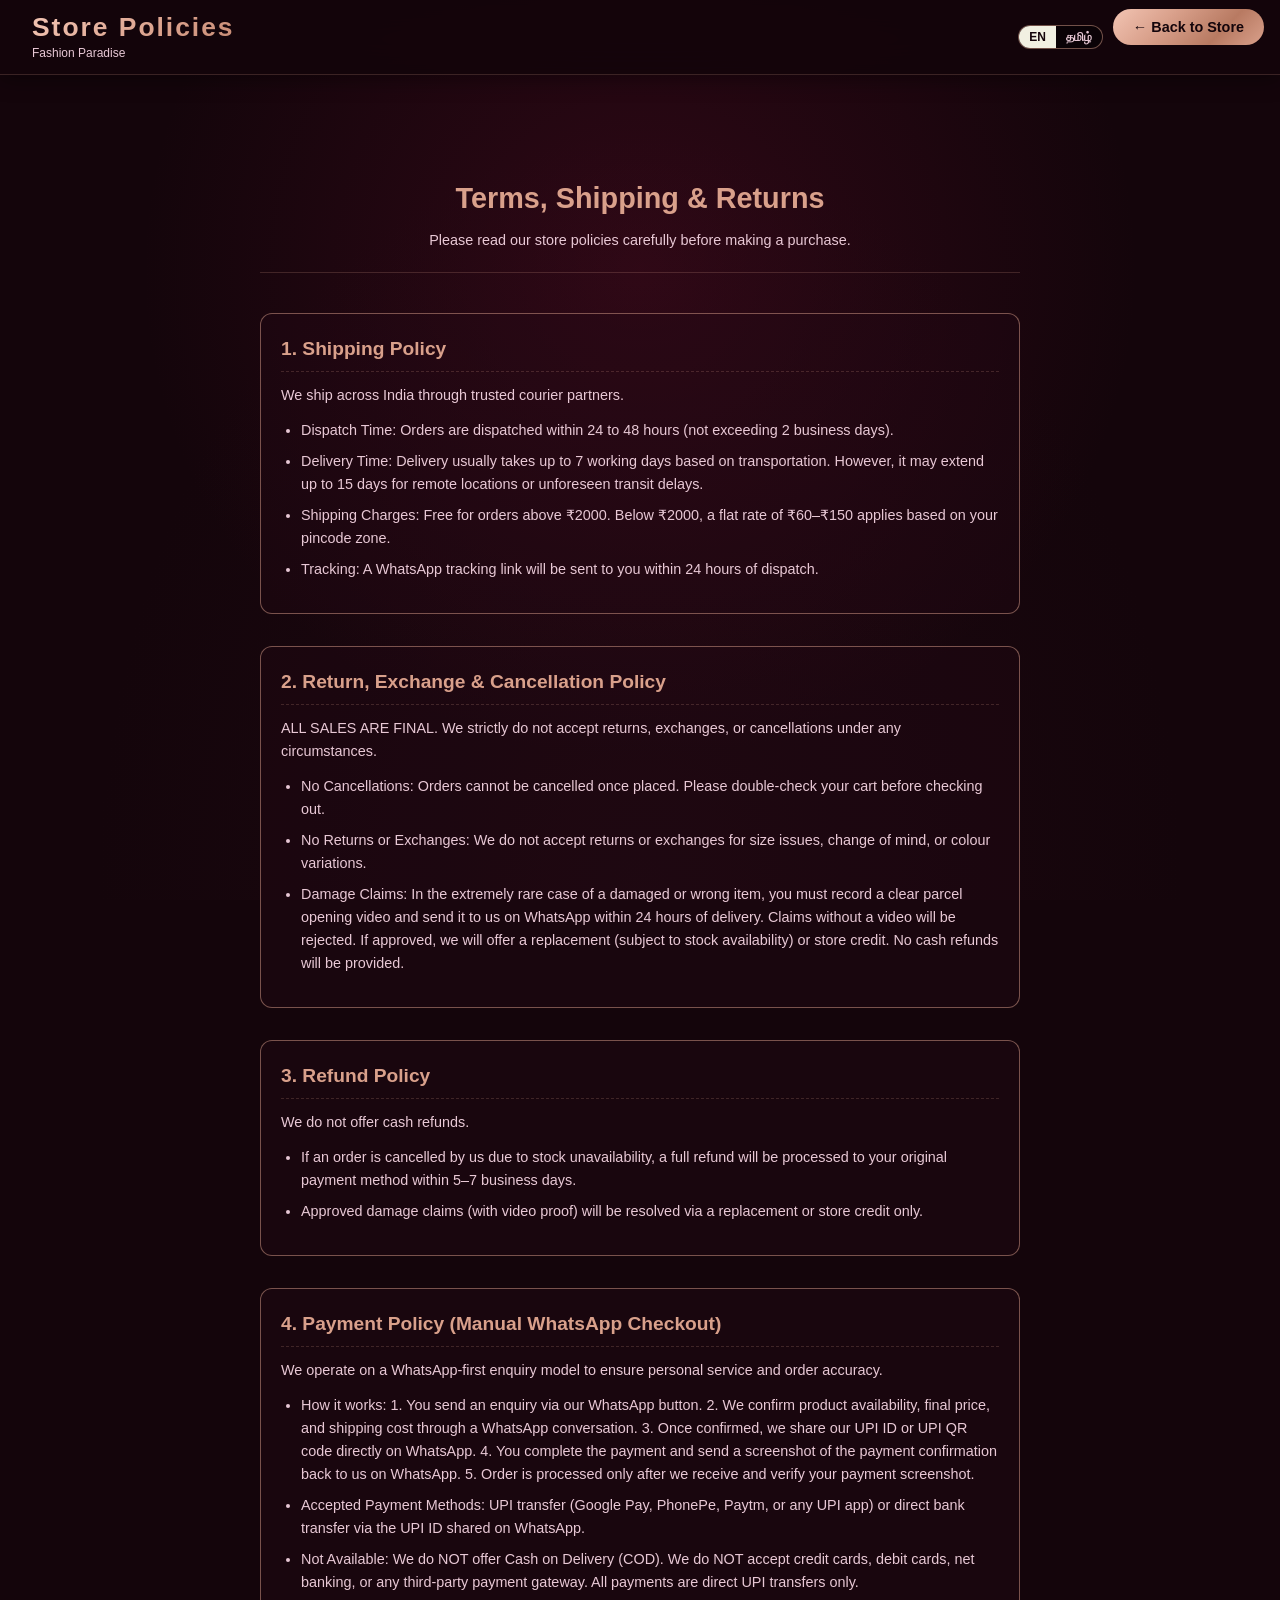
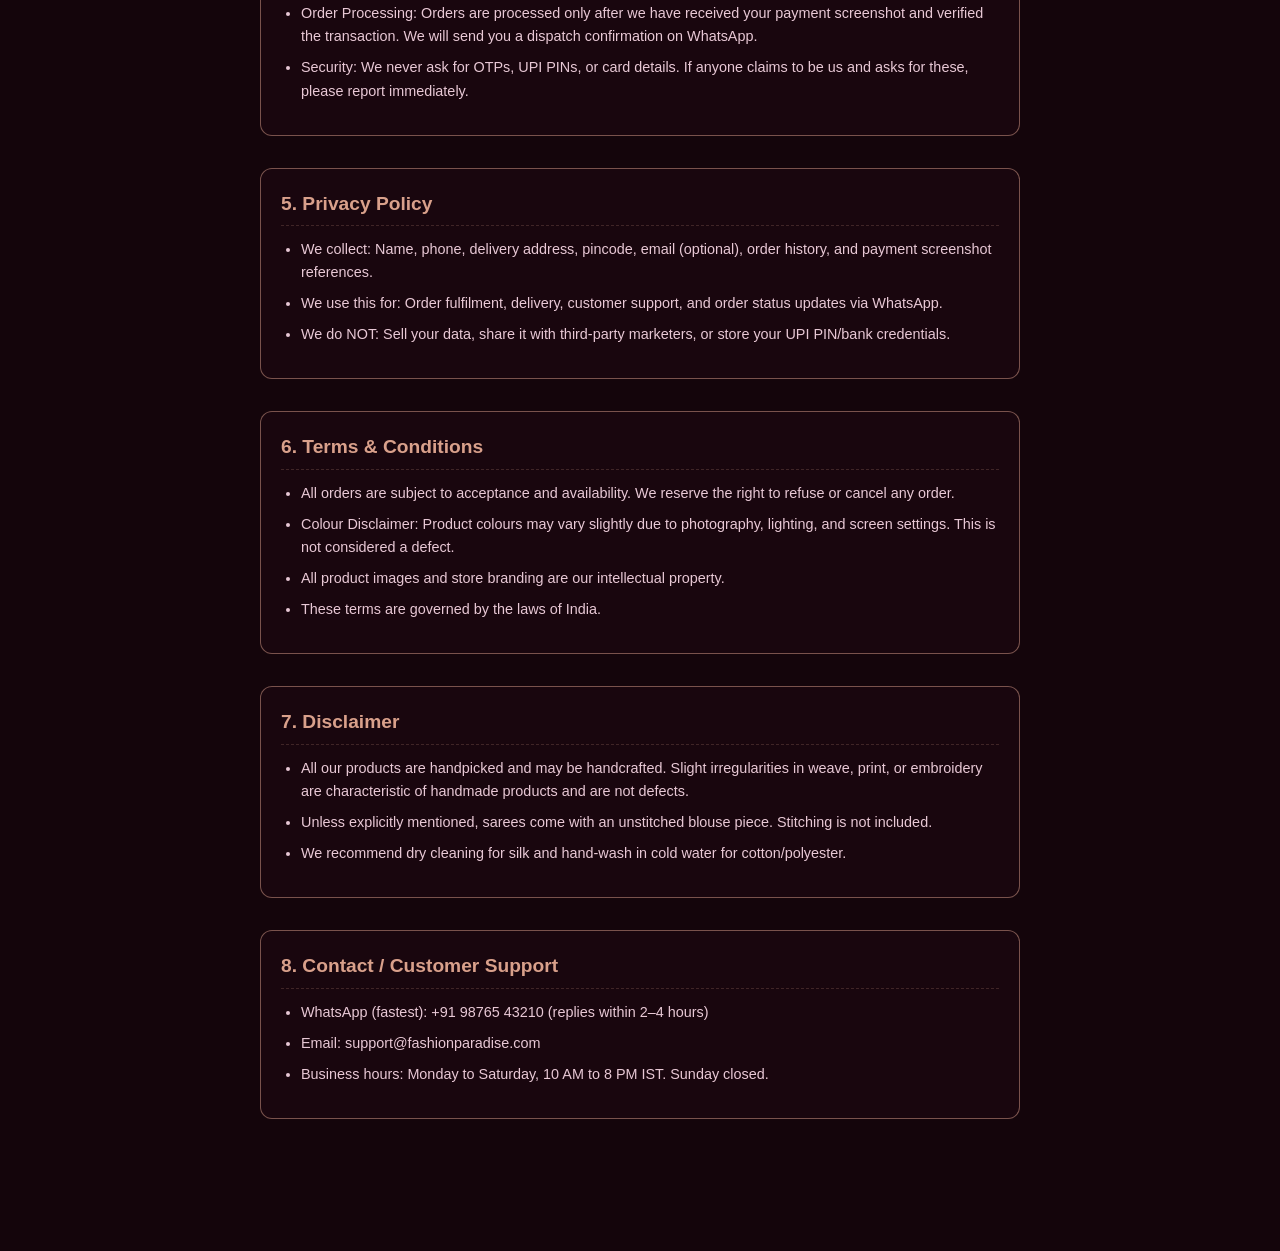
<file: policies.html>
<!DOCTYPE html>
<html lang="en">
<head>
  <meta charset="UTF-8">
  <meta name="viewport" content="width=device-width, initial-scale=1.0, maximum-scale=1.0, user-scalable=no">
  <title>Store Policies | Fashion Paradise</title>
  <link rel="stylesheet" href="assets/css/style.css">
  <meta name="theme-color" content="#14050B">
  <style>
    .policy-container {
      max-width: 800px;
      margin: 0 auto;
      padding: 100px 20px 60px 20px;
      line-height: 1.6;
      color: var(--text);
    }
    .policy-header {
      text-align: center;
      margin-bottom: 40px;
      border-bottom: 1px solid var(--border-gold-soft);
      padding-bottom: 20px;
    }
    .policy-header h1 {
      font-size: 1.8rem;
      color: var(--gold-glow);
      margin-bottom: 8px;
    }
    .policy-header p {
      color: var(--text-muted);
      font-size: 0.9rem;
    }
    .policy-section {
      margin-bottom: 32px;
      background: rgba(36,10,20,0.35);
      border: 1px solid var(--border-gold);
      padding: 20px;
      border-radius: 12px;
    }
    .policy-section h2 {
      font-size: 1.2rem;
      color: var(--gold-glow);
      margin-bottom: 12px;
      border-bottom: 1px dashed var(--border-gold-soft);
      padding-bottom: 6px;
    }
    .policy-section p, .policy-section ul {
      font-size: 0.9rem;
      color: var(--text-muted);
      margin-bottom: 12px;
    }
    .policy-section ul {
      padding-left: 20px;
    }
    .policy-section li {
      margin-bottom: 8px;
    }
    .policy-back-btn {
      display: inline-flex;
      align-items: center;
      background: var(--gold-metal);
      color: var(--bg);
      text-decoration: none;
      font-weight: 700;
      padding: 10px 20px;
      border-radius: 20px;
      margin-bottom: 20px;
      font-size: 0.9rem;
    }
  </style>
</head>
<body>

  <header class="app-header">
    <div class="header-left-group">
      <div class="brand" style="padding-left: 16px;">
        <div>
          <h1 data-i18n="store_policies">Store Policies</h1>
          <small><span>Fashion Paradise</span></small>
        </div>
      </div>
    </div>
    <div class="header-actions" style="display: flex; gap: 10px; align-items: center;">
      <div style="display: flex; background: rgba(0,0,0,0.4); border: 1px solid var(--border-gold); border-radius: 16px; overflow: hidden;">
        <button onclick="setLanguage('en'); applyTranslations();" id="btnLangEn" style="font-size: 0.75rem; font-weight: 700; padding: 4px 10px; border: none; cursor: pointer;">EN</button>
        <button onclick="setLanguage('ta'); applyTranslations();" id="btnLangTa" style="font-size: 0.75rem; font-weight: 700; padding: 4px 10px; border: none; cursor: pointer;">தமிழ்</button>
      </div>
      <a href="index.html" class="policy-back-btn" data-i18n="back_to_store">← Back to Store</a>
    </div>
  </header>

  <main class="policy-container">
    <div class="policy-header">
      <h1 data-i18n="pol_title">Terms, Shipping & Returns</h1>
      <p data-i18n="pol_sub">Please read our store policies carefully before making a purchase.</p>
    </div>

    <div class="policy-section">
      <h2 data-i18n="pol_s1_t">1. Shipping Policy</h2>
      <p data-i18n="pol_s1_p">We ship across India through trusted courier partners.</p>
      <ul>
        <li data-i18n="pol_s1_l1">Dispatch Time: Orders are dispatched within 24 to 48 hours (not exceeding 2 business days).</li>
        <li data-i18n="pol_s1_l2">Delivery Time: Delivery usually takes up to 7 working days based on transportation. However, it may extend up to 15 days for remote locations or unforeseen transit delays.</li>
        <li data-i18n="pol_s1_l3">Shipping Charges: Free for orders above ₹2000. Below ₹2000, a flat rate of ₹60–₹150 applies based on your pincode zone.</li>
        <li data-i18n="pol_s1_l4">Tracking: A WhatsApp tracking link will be sent to you within 24 hours of dispatch.</li>
      </ul>
    </div>

    <div class="policy-section">
      <h2 data-i18n="pol_s2_t">2. Return, Exchange & Cancellation Policy</h2>
      <p data-i18n="pol_s2_p">ALL SALES ARE FINAL. We strictly do not accept returns, exchanges, or cancellations under any circumstances.</p>
      <ul>
        <li data-i18n="pol_s2_l1">No Cancellations: Orders cannot be cancelled once placed. Please double-check your cart before checking out.</li>
        <li data-i18n="pol_s2_l2">No Returns or Exchanges: We do not accept returns or exchanges for size issues, change of mind, or colour variations.</li>
        <li data-i18n="pol_s2_l3">Damage Claims: In the extremely rare case of a damaged or wrong item, you must record a clear parcel opening video and send it to us on WhatsApp within 24 hours of delivery. Claims without a video will be rejected. If approved, we will offer a replacement (subject to stock availability) or store credit. No cash refunds will be provided.</li>
      </ul>
    </div>

    <div class="policy-section">
      <h2 data-i18n="pol_s3_t">3. Refund Policy</h2>
      <p data-i18n="pol_s3_p">We do not offer cash refunds.</p>
      <ul>
        <li data-i18n="pol_s3_l1">If an order is cancelled by us due to stock unavailability, a full refund will be processed to your original payment method within 5–7 business days.</li>
        <li data-i18n="pol_s3_l2">Approved damage claims (with video proof) will be resolved via a replacement or store credit only.</li>
      </ul>
    </div>

    <div class="policy-section">
      <h2 data-i18n="pol_s4_t">4. Payment Policy (Manual WhatsApp Checkout)</h2>
      <p data-i18n="pol_s4_p">We operate on a WhatsApp-first enquiry model to ensure personal service and order accuracy.</p>
      <ul>
        <li data-i18n="pol_s4_l1">How it works: 1. You send an enquiry via our WhatsApp button. 2. We confirm product availability, final price, and shipping cost through a WhatsApp conversation. 3. Once confirmed, we share our UPI ID or UPI QR code directly on WhatsApp. 4. You complete the payment and send a screenshot of the payment confirmation back to us on WhatsApp. 5. Order is processed only after we receive and verify your payment screenshot.</li>
        <li data-i18n="pol_s4_l2">Accepted Payment Methods: UPI transfer (Google Pay, PhonePe, Paytm, or any UPI app) or direct bank transfer via the UPI ID shared on WhatsApp.</li>
        <li data-i18n="pol_s4_l3">Not Available: We do NOT offer Cash on Delivery (COD). We do NOT accept credit cards, debit cards, net banking, or any third-party payment gateway. All payments are direct UPI transfers only.</li>
        <li data-i18n="pol_s4_l4">Order Processing: Orders are processed only after we have received your payment screenshot and verified the transaction. We will send you a dispatch confirmation on WhatsApp.</li>
        <li data-i18n="pol_s4_l5">Security: We never ask for OTPs, UPI PINs, or card details. If anyone claims to be us and asks for these, please report immediately.</li>
      </ul>
    </div>

    <div class="policy-section">
      <h2 data-i18n="pol_s5_t">5. Privacy Policy</h2>
      <ul>
        <li data-i18n="pol_s5_l1">We collect: Name, phone, delivery address, pincode, email (optional), order history, and payment screenshot references.</li>
        <li data-i18n="pol_s5_l2">We use this for: Order fulfilment, delivery, customer support, and order status updates via WhatsApp.</li>
        <li data-i18n="pol_s5_l3">We do NOT: Sell your data, share it with third-party marketers, or store your UPI PIN/bank credentials.</li>
      </ul>
    </div>

    <div class="policy-section">
      <h2 data-i18n="pol_s6_t">6. Terms & Conditions</h2>
      <ul>
        <li data-i18n="pol_s6_l1">All orders are subject to acceptance and availability. We reserve the right to refuse or cancel any order.</li>
        <li data-i18n="pol_s6_l2">Colour Disclaimer: Product colours may vary slightly due to photography, lighting, and screen settings. This is not considered a defect.</li>
        <li data-i18n="pol_s6_l3">All product images and store branding are our intellectual property.</li>
        <li data-i18n="pol_s6_l4">These terms are governed by the laws of India.</li>
      </ul>
    </div>

    <div class="policy-section">
      <h2 data-i18n="pol_s7_t">7. Disclaimer</h2>
      <ul>
        <li data-i18n="pol_s7_l1">All our products are handpicked and may be handcrafted. Slight irregularities in weave, print, or embroidery are characteristic of handmade products and are not defects.</li>
        <li data-i18n="pol_s7_l2">Unless explicitly mentioned, sarees come with an unstitched blouse piece. Stitching is not included.</li>
        <li data-i18n="pol_s7_l3">We recommend dry cleaning for silk and hand-wash in cold water for cotton/polyester.</li>
      </ul>
    </div>

    <div class="policy-section">
      <h2 data-i18n="pol_s8_t">8. Contact / Customer Support</h2>
      <ul>
        <li data-i18n="pol_s8_l1">WhatsApp (fastest): +91 98765 43210 (replies within 2–4 hours)</li>
        <li data-i18n="pol_s8_l2">Email: support@fashionparadise.com</li>
        <li data-i18n="pol_s8_l3">Business hours: Monday to Saturday, 10 AM to 8 PM IST. Sunday closed.</li>
      </ul>
    </div>

  </main>

  <script src="assets/js/translations.js"></script>
  <script>
    document.addEventListener("DOMContentLoaded", () => {
      if (typeof applyTranslations === 'function') applyTranslations();
    });
  </script>
</body>
</html>
</file>
<file: assets/css/style.css>
/* ═══════════════════════════════════════════════════════════════
   MOM'S PICK — Deep Raspberry & Rose Gold (Original Layout)
   ═══════════════════════════════════════════════════════════════ */

/* ─── ROOT VARIABLES ─── */
:root {
  /* Primary: Rose Pink & Gold */
  --primary:        #C2185B;
  --primary-deep:   #8E0E46;
  --primary-bright: #E91E63;
  --gold-glow:      #D9A08B; 
  --gold-metal:     linear-gradient(135deg, #F2C4B3 0%, #D9A08B 35%, #B87A62 70%, #D9A08B 100%);

  /* Background: Very Dark Plum / Black Cherry */
  --emerald:        #240A14;
  --emerald-deep:   #14050B;
  --emerald-bright: #14050B;
  --emerald-glow:   #FDF8F9;

  --wa-green:       #25d366;

  --bg:             #14050B;
  --text:           #FDF8F9;
  --text-muted:     #E8C8D5;

  --border-gold:    rgba(217,160,139,0.5);
  --border-gold-soft: rgba(217,160,139,0.2);

  --radius:         16px;
  --radius-lg:      20px;

  --shadow-card:    0 6px 20px rgba(0,0,0,0.4);
  --shadow-hover:   0 14px 40px rgba(0,0,0,0.6), 0 0 50px rgba(217,160,139,0.2);
  --shadow-md:      0 6px 24px rgba(0,0,0,0.6);

  /* Fluid values — scale with viewport */
  --gap:            clamp(8px, 1.5vw, 16px);
  --pad-card:       clamp(8px, 1.5vw, 12px);
  --pad-section:    clamp(10px, 2vw, 16px);
  --fs-title:       clamp(0.75rem, 2.2vw, 1.1rem);
  --fs-h4:          clamp(0.72rem, 1.9vw, 0.95rem);
  --fs-price:       clamp(0.85rem, 2.2vw, 1.1rem);
  --fs-btn:         clamp(0.7rem, 1.8vw, 0.8rem);
  --fs-small:       clamp(0.6rem, 1.5vw, 0.75rem);
  --fs-badge:       clamp(0.5rem, 1.3vw, 0.65rem);
  --icon-size:      clamp(50px, 12vw, 85px); /* Doubled/Tripled logo size */
  --carousel-h:     clamp(200px, 42vw, 360px);
}

* {
  margin: 0;
  padding: 0;
  box-sizing: border-box;
  font-family: -apple-system, BlinkMacSystemFont, "Segoe UI", Roboto, sans-serif;
  -webkit-tap-highlight-color: transparent;
}

html, body {
  overflow-x: hidden;
}

body {
  background: var(--bg);
  background-image:
    radial-gradient(ellipse at 50% 30%, rgba(107,15,46,0.3) 0%, transparent 55%),
    radial-gradient(ellipse at 50% 100%, rgba(36,10,20,0.6) 0%, transparent 60%);
  background-attachment: fixed;
  color: var(--text);
  padding-bottom: clamp(20px, 4vw, 40px);
  min-height: 100vh;
  padding-top: 75px;
}

body > * { position: relative; z-index: 1; }


/* ─── GLOBAL SVG-AS-IMG CREAM TINT ─────────────────────────── */
/* currentColor inside an <img> resolves to black, so we tint
   every inline-style icon to #D9A08B (--gold-glow) via filter. */
.icon-btn img,
.cart-trigger img,
.nav-icon,
.close-cart-btn img,
.close-btn img,
#cartCloseBtn img,
.action-icon-btn img,
.sidebar-link img,
.search-bar img,
.search-close img,
.social-icon img,
.pd-back img,
.hamburger img,
.carousel-dot img {
  filter: brightness(0) saturate(100%) invert(76%) sepia(28%) saturate(560%) hue-rotate(327deg) brightness(94%) contrast(88%) !important;
  -webkit-filter: brightness(0) saturate(100%) invert(76%) sepia(28%) saturate(560%) hue-rotate(327deg) brightness(94%) contrast(88%) !important;
  background: none !important;
}

/* ─── HEADER (FIXED FLUID) ─── */
.app-header {
  position: fixed;
  top: 0;
  left: 0;
  right: 0;
  z-index: 999;
  background: rgba(20,5,11,0.95);
  backdrop-filter: blur(20px) saturate(160%);
  -webkit-backdrop-filter: blur(20px) saturate(160%);
  border-bottom: 1px solid var(--border-gold-soft);
  padding: 8px clamp(10px, 2vw, 16px);
  display: flex;
  justify-content: space-between;
  align-items: center;
  gap: 10px;
  box-shadow: 0 4px 20px rgba(0,0,0,0.4);
  height: 75px; /* Fixed height for exact sticky alignment */
  box-sizing: border-box;
}

.header-left-group {
  display: flex;
  align-items: center;
  gap: 8px;
  flex: 1;
  min-width: 0;
}

.header-stack {
  display: flex;
  flex-direction: column;
  align-items: flex-end;
  gap: 4px;
  flex-shrink: 0;
}

.header-stack .top-row {
  display: flex;
  gap: 6px;
  align-items: center;
}

.header-stack .bottom-row {
  display: flex;
  gap: 8px;
  align-items: center;
  justify-content: flex-end;
}

/* Stack tagline text perfectly */
.brand small {
  line-height: 1.15;
}
.brand small span {
  display: block;
}

.header-left-group {
  display: flex;
  align-items: center;
  gap: 10px;
  flex: 1;
  min-width: 0;
}

.header-stack {
  display: flex;
  flex-direction: column;
  align-items: flex-end;
  gap: 4px;
  flex-shrink: 0;
}

.header-stack .top-row {
  display: flex;
  gap: 8px;
  align-items: center;
}

.header-stack .bottom-row {
  display: flex;
  gap: 8px;
  align-items: center;
  justify-content: flex-end;
}

/* Stack tagline text */
.brand small {
  line-height: 1.2;
}
.brand small span {
  display: block;
}

.brand {
  display: flex;
  align-items: center;
  gap: clamp(6px, 1vw, 10px);
  min-width: 0;
  flex: 1;
}

.header-stack {
  display: flex;
  flex-direction: column;
  align-items: center;
  gap: 4px;
}
.icon-row {
  display: flex;
  gap: 8px;
  align-items: center;
  justify-content: center;
}
.icon-row .icon-btn {
  padding: 0;
  font-size: 1.1rem;
}

.brand h1 {
  line-height: 1.1;
  margin-bottom: 4px;
  font-size: calc(var(--fs-title) * 1.5); /* 1.5x Font Size */
  letter-spacing: 0.5px;
  letter-spacing: clamp(0.5px, 0.3vw, 2px);
  background: var(--gold-metal);
  background-size: 200% auto;
  -webkit-background-clip: text;
  background-clip: text;
  -webkit-text-fill-color: transparent;
  animation: goldShimmer 6s linear infinite;
  font-weight: 800;
  white-space: nowrap;
  overflow: hidden;
  text-overflow: ellipsis;
}
@keyframes goldShimmer {
  0%   { background-position: 0% center; }
  100% { background-position: 200% center; }
}

.brand small {
  font-size: var(--fs-small);
  color: var(--text-muted);
  display: block;
  white-space: nowrap;
  overflow: hidden;
  text-overflow: ellipsis;
}

.header-actions {
  display: flex;
  align-items: center;
  gap: clamp(4px, 1vw, 12px);
  flex-shrink: 0;
}

.icon-btn {
  background: none;
  border: none;
  font-size: clamp(1rem, 2.4vw, 1.2rem);
  color: var(--text);
  cursor: pointer;
  padding: 4px 6px;
  line-height: 1;
}

.cart-trigger {
  background: rgba(0,0,0,0.4);
  border: 1px solid var(--border-gold);
  color: var(--gold-glow);
  border-radius: 20px;
  padding: clamp(4px, 1vw, 6px) clamp(8px, 1.8vw, 12px);
  cursor: pointer;
  display: flex;
  align-items: center;
  gap: 4px;
  font-weight: 700;
  font-size: clamp(0.8rem, 2vw, 0.95rem);
  transition: transform 0.15s, box-shadow 0.15s;
}
.cart-trigger:hover {
  transform: translateY(-1px);
  box-shadow: var(--shadow-md);
}

.cart-counter {
  background: var(--gold-glow);
  color: var(--bg);
  border-radius: 50%;
  font-size: clamp(0.58rem, 1.5vw, 0.7rem);
  width: clamp(16px, 2.4vw, 18px);
  height: clamp(16px, 2.4vw, 18px);
  display: flex;
  align-items: center;
  justify-content: center;
  font-weight: 800;
}

.brand-logo {
  width: auto;
  height: clamp(40px, 8vw, 55px);
  max-height: 55px;
  object-fit: contain;
  border-radius: 8px;
  flex-shrink: 0;
  background: rgba(0,0,0,0.3);
  border: 1px solid var(--border-gold);
}

.logo-icon-fallback {
  display: none;
  width: var(--icon-size);
  height: var(--icon-size);
  align-items: center;
  justify-content: center;
  font-size: clamp(1.2rem, 3vw, 1.8rem);
  line-height: 1;
  flex-shrink: 0;
}

.hamburger {
  background: none;
  border: none;
  font-size: clamp(1.2rem, 2.8vw, 1.5rem);
  color: var(--gold-glow);
  cursor: pointer;
  padding: 2px 6px;
  line-height: 1;
}


/* ─── SIDEBAR ─── */
.sidebar {
  position: fixed;
  top: 0;
  left: 0;
  width: min(260px, 78vw);
  height: 100%;
  background: rgba(20,5,11,0.92);
  backdrop-filter: blur(20px) saturate(160%);
  -webkit-backdrop-filter: blur(20px) saturate(160%);
  border-right: 1px solid var(--border-gold-soft);
  transform: translateX(-100%);
  transition: transform 0.25s ease;
  z-index: 250;
  box-shadow: 6px 0 30px rgba(0,0,0,0.6);
  display: flex;
  flex-direction: column;
  overflow-y: auto;
}
.sidebar.open { transform: translateX(0); }

.sidebar-head {
  padding: clamp(14px, 2vw, 18px) clamp(16px, 2.4vw, 20px);
  padding-top: 75px; /* Push down to clear the fixed header */
  border-bottom: 1px solid var(--border-gold-soft);
  display: flex;
  align-items: center;
  gap: 10px;
  font-size: clamp(0.95rem, 2vw, 1.05rem);
  color: var(--gold-glow);
}

.sidebar-logo { font-size: clamp(1.3rem, 2.6vw, 1.6rem); }

.sidebar-nav {
  display: flex;
  flex-direction: column;
  padding: 12px 0;
}

.sidebar-link {
  display: flex;
  align-items: center;
  gap: clamp(8px, 1.5vw, 12px);
  padding: clamp(10px, 1.8vw, 14px) clamp(16px, 2.4vw, 20px);
  color: var(--text);
  text-decoration: none;
  font-size: clamp(0.85rem, 1.8vw, 0.92rem);
  font-weight: 600;
  border-left: 3px solid transparent;
  transition: background 0.15s, border-color 0.15s;
  cursor: pointer;
}
.sidebar-link:hover {
  background: rgba(217,160,139,0.08);
  color: var(--gold-glow);
}
.sidebar-link.active {
  border-left-color: var(--gold-glow);
  color: var(--gold-glow);
  background: rgba(217,160,139,0.1);
}
.sidebar-link span { font-size: clamp(1rem, 2vw, 1.1rem); }
.sidebar-link .nav-icon {
  width: 20px;
  height: 20px;
  flex-shrink: 0;
  display: inline-block;
  object-fit: contain;
  background: none;
}

.sidebar-subnav {
  display: none;
  flex-direction: column;
  background: rgba(0,0,0,0.3);
  border-left: 3px solid var(--gold-glow);
  padding: 4px 0;
}
.sidebar-subnav.open { display: flex; }

.sidebar-sublink {
  padding: clamp(8px, 1.4vw, 10px) clamp(16px, 2.4vw, 20px) clamp(8px, 1.4vw, 10px) clamp(36px, 4vw, 48px);
  color: var(--text-muted);
  text-decoration: none;
  font-size: clamp(0.75rem, 1.6vw, 0.85rem);
  font-weight: 500;
  transition: background 0.15s, color 0.15s;
}
.sidebar-sublink:hover {
  background: rgba(217,160,139,0.1);
  color: var(--gold-glow);
}

/* Subcategory Bar Styles */
.subcategory-bar {
  display: flex;
  gap: 8px;
  overflow-x: auto;
  padding: 10px 0;
  margin-bottom: 12px;
  scrollbar-width: none;
  -ms-overflow-style: none;
}
.subcategory-bar::-webkit-scrollbar { display: none; }

.sub-btn {
  border: 1px solid var(--border-gold-soft);
  background: rgba(36,10,20,0.5);
  color: var(--text);
  padding: 6px 14px;
  border-radius: 20px;
  font-size: 0.85rem;
  font-weight: 600;
  white-space: nowrap;
  cursor: pointer;
  transition: all 0.2s ease;
}

.sub-btn:hover {
  background: rgba(217,160,139,0.15);
  border-color: var(--primary-bright);
  box-shadow: 0 0 14px rgba(217,160,139,0.35);
}

.sub-btn.active {
  background: var(--gold-metal);
  color: var(--bg);
  border-color: var(--primary-bright);
  font-weight: 800;
  box-shadow: 0 3px 14px rgba(217,160,139,0.5);
}

.sidebar-backdrop {
  position: fixed;
  inset: 0;
  background: rgba(0,0,0,0.5);
  z-index: 240;
  opacity: 0;
  pointer-events: none;
  transition: opacity 0.25s;
}
.sidebar-backdrop.open { opacity: 1; pointer-events: auto; }

/* Centered Toast Notification */
#toastNotification {
  position: fixed;
  top: 50%;
  left: 50%;
  transform: translate(-50%, -50%) scale(0.9);
  background: rgba(20,5,11,0.98);
  border: 2px solid var(--gold-glow);
  color: var(--text);
  padding: 20px 30px;
  border-radius: 12px;
  box-shadow: 0 10px 40px rgba(0,0,0,0.9), 0 0 20px rgba(217,160,139,0.4);
  z-index: 99999;
  display: flex;
  flex-direction: column;
  align-items: center;
  gap: 10px;
  opacity: 0;
  pointer-events: none;
  transition: all 0.3s cubic-bezier(0.175, 0.885, 0.32, 1.275);
  font-size: 1rem;
  font-weight: 600;
  text-align: center;
}

#toastNotification.show {
  opacity: 1;
  transform: translate(-50%, -50%) scale(1);
}

#toastNotification .toast-icon {
  width: 32px;
  height: 32px;
  object-fit: contain;
  /* Apply the cream/gold filter */
  filter: brightness(0) saturate(100%) invert(76%) sepia(28%) saturate(560%) hue-rotate(327deg) brightness(94%) contrast(88%) !important;
  -webkit-filter: brightness(0) saturate(100%) invert(76%) sepia(28%) saturate(560%) hue-rotate(327deg) brightness(94%) contrast(88%) !important;
}


/* ─── STICKY CHIPS WRAP (Category Page) ─── */
.sticky-chips-wrap {
  position: fixed;
  top: 75px;
  left: 0;
  right: 0;
  z-index: 105;
  background: var(--bg);
  border-bottom: 1px solid var(--border-gold-soft);
  display: flex;
  justify-content: center;
  padding-top: 0;
  margin-top: 0;
  border-top: none;
  box-shadow: none;
  line-height: 1;
}
.sticky-inner {
  width: 100%;
  max-width: 900px;
  padding: 8px 16px;
  display: flex;
  align-items: center;
  justify-content: center; 
  gap: 10px;
  overflow: hidden;
}
.sticky-chips-wrap .subcategory-bar {
  display: flex;
  overflow-x: auto;
  gap: 8px;
  scrollbar-width: none;
  padding-bottom: 0;
  margin-bottom: 0;
  flex: 1;
  align-items: center;
}
.sticky-chips-wrap .subcategory-bar::-webkit-scrollbar {
  display: none;
}

/* Unified Chip & Back Button Style */
.sticky-chips-wrap .sub-btn,
.sticky-chips-wrap .back-btn {
  display: inline-flex;
  align-items: center;
  justify-content: center;
  height: 38px; /* Forces exact identical height */
  padding: 0 16px; 
  font-size: 0.85rem;
  font-weight: 600;
  line-height: 1;
  white-space: nowrap;
  border-radius: 20px;
  border: 1px solid var(--border-gold-soft);
  background: rgba(36,10,20,0.5);
  color: var(--text);
  cursor: pointer;
  transition: all 0.2s ease;
  box-sizing: border-box;
  margin: 0;
}
.sticky-chips-wrap .back-btn {
  flex-shrink: 0;
}
.sticky-chips-wrap .sub-btn:hover,
.sticky-chips-wrap .back-btn:hover {
  background: rgba(217,160,139,0.15);
  border-color: var(--primary-bright);
}
.sticky-chips-wrap .sub-btn.active {
  background: var(--gold-metal);
  color: var(--bg);
  border-color: var(--primary-bright);
  font-weight: 800;
}

/* ─── SEARCH BAR ─── */
.search-bar {
  position: fixed;
  top: 65px; /* Sits exactly under the fixed header */
  left: 0;
  right: 0;
  z-index: 105;
  background: rgba(20,5,11,0.98);
  backdrop-filter: blur(20px);
  -webkit-backdrop-filter: blur(20px);
  border-bottom: 1px solid var(--border-gold-soft);
  padding: 0 clamp(10px, 2vw, 14px);
  display: flex;
  gap: 8px;
  align-items: center;
  max-height: 0;
  overflow: hidden;
  opacity: 0;
  transition: max-height 0.25s ease, padding 0.25s ease, opacity 0.2s ease;
  box-shadow: 0 4px 20px rgba(0,0,0,0.4);
}
.search-bar.open {
  max-height: 60px;
  padding: clamp(8px, 1.5vw, 12px) clamp(10px, 2vw, 14px);
  opacity: 1;
}

.search-bar input {
  flex: 1;
  padding: clamp(8px, 1.5vw, 10px) clamp(10px, 1.8vw, 14px);
  border: 1px solid var(--border-gold-soft);
  border-radius: 10px;
  font-size: clamp(0.82rem, 1.8vw, 0.92rem);
  background: rgba(0,0,0,0.4);
  color: var(--text);
}

.search-close {
  background: none;
  border: none;
  font-size: clamp(1rem, 2.2vw, 1.2rem);
  cursor: pointer;
  color: var(--text-muted);
  padding: 0 8px;
}


/* ─── CONTAINER ─── */
.container {
  max-width: 900px;
  margin: 0 auto;
  padding: var(--pad-section);
}


/* ─── SECTION TITLE ─── */
.section-title {
  font-size: clamp(0.9rem, 2.2vw, 1.05rem);
  color: var(--gold-glow);
  margin-bottom: clamp(8px, 1.5vw, 14px);
  font-weight: 700;
  letter-spacing: 1px;
}


/* ─── CAROUSEL (DESKTOP FIXED HEIGHT) ─── */
.hero-carousel {
  position: relative;
  width: 100%;
  height: 420px; /* Fixed height for desktop */
  border-radius: var(--radius-lg);
  overflow: hidden;
  margin-bottom: var(--gap);
  background: rgba(36,10,20,0.35);
  backdrop-filter: blur(20px) saturate(160%);
  -webkit-backdrop-filter: blur(20px) saturate(160%);
  border: 1px solid var(--border-gold);
  user-select: none;
  display: flex;
  padding: 8px;
  box-sizing: border-box;
  box-shadow:
    0 12px 40px rgba(0,0,0,0.6),
    inset 0 1px 0 rgba(255,255,255,0.15),
    inset 0 -1px 0 rgba(0,0,0,0.4),
    0 0 0 1px rgba(217,160,139,0.15);
  transition: box-shadow 0.4s ease;
}
.hero-carousel:hover {
  box-shadow:
    0 16px 60px rgba(0,0,0,0.7),
    0 0 60px rgba(217,160,139,0.3),
    inset 0 1px 0 rgba(255,255,255,0.2),
    inset 0 -1px 0 rgba(0,0,0,0.4),
    0 0 0 1px rgba(217,160,139,0.5);
}

.hero-col {
  height: 100%;
  width: 100%;
  border-radius: 12px;
  overflow: hidden;
  position: relative;
  background: rgba(20,5,11,0.7);
  border: 1px solid rgba(217,160,139,0.4);
  box-shadow: 0 6px 24px rgba(0,0,0,0.6), inset 0 1px 0 rgba(255,255,255,0.08);
}

.hero-col-carousel {
  overflow: hidden;
  width: 100%;
  height: 100%;
}

.carousel-track {
  display: flex;
  width: 100%;
  height: 100%;
  transition: transform 0.6s ease-in-out;
  will-change: transform;
}

.carousel-pair {
  flex: 0 0 100%;
  width: 100%;
  height: 100%;
  padding: 0;
  box-sizing: border-box;
  display: flex;
  flex-direction: column;
  position: relative;
  overflow: hidden;
}

/* Desktop View: Restore 3-part layout */
@media (min-width: 701px) {
  .carousel-pair {
    display: grid;
    grid-template-columns: 25% 40% 35%; /* Changed widths */
    gap: 8px;
    padding: 8px;
    height: 100%;
    box-sizing: border-box;
  }
  .carousel-col-text {
    padding: 12px; /* Slightly smaller padding to fit the narrower 25% column */
  }
  .carousel-col-text h4 {
    font-size: 0.95rem; /* Adjust font size for narrower column */
  }
  .carousel-col-text .desc-text {
    font-size: 0.8rem;
  }
  .carousel-col-text {
    display: flex;
    flex-direction: column;
    justify-content: center;
    padding: 20px;
    background: var(--gold-metal);
    border-radius: 8px;
    color: #14050B;
    overflow: hidden;
  }
  .carousel-col-text h4 {
    color: #8E0E46;
    font-size: 1rem; /* Slightly smaller font to fit narrower column */
    margin-bottom: 12px;
    line-height: 1.3;
  }
  .carousel-col-text .desc-price {
    color: #8E0E46;
    font-size: 1.2rem;
    font-weight: 800;
    margin-bottom: 8px;
  }
  .carousel-col-text .desc-text {
    font-size: 0.85rem;
    color: #C2185B;
    line-height: 1.4;
    display: -webkit-box;
    -webkit-line-clamp: 3;
    -webkit-box-orient: vertical;
    overflow: hidden;
  }
  
  /* Equalize both image columns */
  .carousel-col-cover,
  .carousel-col-track {
    width: 100%;
    height: 100%;
    display: block;
    overflow: hidden;
    border-radius: 8px;
    background: transparent; 
  }

  /* Ensure images fill the space exactly like the grid tiles */
  .carousel-inner-track img,
  .carousel-col-cover img {
    width: 100% !important;
    height: 100% !important;
    object-fit: cover !important; /* Forces the image to fill the box and crop if needed */
    display: block !important;
  }
  
  /* Hide the overlay info on desktop so it doesn't block the image */
  .carousel-col-cover .carousel-overlay-info {
    display: none;
  }
  .carousel-col-track {
    display: block;
    overflow: hidden;
    position: relative;
    border-radius: 8px;
    height: 100%;
  }
  .carousel-inner-track {
    display: flex;
    width: 100%;
    height: 100%;
    transition: transform 0.6s ease-in-out;
  }
  /* Apply contain to prevent cropping in desktop carousel */
  .carousel-col-cover img,
  .carousel-inner-track img {
    flex: 0 0 100%;
    width: 100%;
    height: 100%;
    object-fit: contain; /* Prevents image from cropping */
    display: block;
  }

}

.carousel-col-cover {
  position: relative;
  width: 100%;
  height: 100%;
  overflow: hidden;
  border-radius: 12px;
}

.carousel-col-cover img {
  width: 100%;
  height: 100%;
  object-fit: cover;
  display: block;
}

/* Overlay text on the image */
.carousel-overlay-info {
  position: absolute;
  bottom: 0; left: 0; right: 0;
  background: linear-gradient(to top, rgba(20,5,11,0.95) 0%, rgba(20,5,11,0.85) 60%, transparent 100%);
  padding: 60px 16px 20px 16px;
  display: flex;
  flex-direction: column;
  gap: 6px;
  z-index: 2;
}
.carousel-overlay-info h4 {
  color: #fff;
  font-size: clamp(0.95rem, 3vw, 1.15rem);
  margin: 0;
  line-height: 1.25;
  text-shadow: 0 2px 4px rgba(0,0,0,0.8);
}
.carousel-overlay-info .desc-price {
  color: var(--gold-glow);
  font-size: clamp(1.1rem, 3.5vw, 1.35rem);
  font-weight: 800;
  text-shadow: 0 2px 6px rgba(0,0,0,0.9);
}

.carousel-loading {
  display: flex;
  width: 100%;
  height: 100%;
  align-items: center;
  justify-content: center;
  color: var(--text-muted);
  font-size: 0.85rem;
}

.carousel-dots {
  position: absolute;
  bottom: 12px;
  left: 0;
  right: 0;
  display: flex;
  justify-content: center;
  gap: 10px;
  z-index: 3;
}

.carousel-dot {
  width: 12px;
  height: 12px;
  border-radius: 50%;
  background: rgba(217,160,139,0.4);
  border: 2px solid transparent;
  padding: 0;
  cursor: pointer;
  transition: all 0.3s;
  box-shadow: 0 2px 4px rgba(0,0,0,0.5);
}

.carousel-dot:hover {
  background: rgba(217,160,139,0.8);
}

.carousel-dot.active {
  background: var(--gold-glow);
  transform: scale(1.3);
  border-color: var(--bg);
  box-shadow: 0 0 10px rgba(217,160,139,0.8);
}


/* ─── CATEGORY CARDS ─── */
.category-cards { margin-bottom: clamp(16px, 3vw, 24px); }

.category-grid {
  display: grid;
  grid-template-columns: repeat(3, 1fr);
  grid-auto-rows: 1fr;
  gap: var(--gap);
}
@media (max-width: 480px) {
  .category-grid { grid-template-columns: repeat(2, 1fr); }
}

.category-card {
  background: rgba(36,10,20,0.35);
  backdrop-filter: blur(20px) saturate(160%);
  -webkit-backdrop-filter: blur(20px) saturate(160%);
  border: 1px solid var(--border-gold);
  border-radius: var(--radius-lg);
  overflow: hidden;
  cursor: pointer;
  text-decoration: none;
  color: var(--text);
  transition: transform 0.4s ease, box-shadow 0.4s ease, border-color 0.4s ease;
  box-shadow:
    0 6px 20px rgba(0,0,0,0.5),
    inset 0 1px 0 rgba(255,255,255,0.15),
    inset 0 -1px 0 rgba(0,0,0,0.3),
    0 0 0 1px rgba(217,160,139,0.15);
  position: relative;
}
.category-card:hover {
  transform: translateY(-6px);
  border-color: rgba(217,160,139,0.9);
  box-shadow:
    0 12px 40px rgba(0,0,0,0.7),
    0 0 50px rgba(217,160,139,0.35),
    0 0 100px rgba(217,160,139,0.15),
    inset 0 1px 0 rgba(255,255,255,0.25),
    inset 0 -1px 0 rgba(0,0,0,0.4),
    0 0 0 1px rgba(217,160,139,0.6);
}

.category-card-img {
  width: 100%;
  aspect-ratio: 1 / 1;
  object-fit: cover;
  background: rgba(0,0,0,0.3);
  display: block;
  transition: opacity 0.3s ease; /* Smooth fade for the slideshow */
}

.category-card-name {
  padding: clamp(8px, 1.4vw, 12px);
  font-weight: 800;
  font-size: clamp(0.68rem, 1.7vw, 0.85rem);
  color: var(--gold-glow);
  text-align: center;
  letter-spacing: clamp(0.5px, 0.2vw, 1.5px);
  text-transform: uppercase;
  background: rgba(0,0,0,0.35);
  text-shadow: 0 1px 0 rgba(255,255,255,0.2), 0 -1px 0 rgba(0,0,0,0.5);
  border-top: 1px solid var(--border-gold-soft);
}


/* ─── PRODUCT GRID ─── */
.products-grid {
  display: grid;
  grid-template-columns: repeat(3, 1fr);
  gap: var(--gap);
}
@media (max-width: 480px) {
  .products-grid {
    grid-template-columns: repeat(2, 1fr);
  }
}

.product-card {
  background: rgba(36,10,20,0.35);
  backdrop-filter: blur(20px) saturate(160%);
  -webkit-backdrop-filter: blur(20px) saturate(160%);
  border: 1px solid var(--border-gold);
  border-radius: var(--radius-lg);
  overflow: hidden;
  display: flex;
  flex-direction: column;
  transition: transform 0.4s ease, box-shadow 0.4s ease, border-color 0.4s ease;
  box-shadow:
    0 6px 20px rgba(0,0,0,0.5),
    inset 0 1px 0 rgba(255,255,255,0.15),
    inset 0 -1px 0 rgba(0,0,0,0.3),
    0 0 0 1px rgba(217,160,139,0.15);
  position: relative;
}
.product-card > * { position: relative; z-index: 2; }

.product-card:hover {
  transform: translateY(-6px);
  border-color: rgba(217,160,139,0.9);
  box-shadow:
    0 14px 40px rgba(0,0,0,0.75),
    0 0 50px rgba(217,160,139,0.35),
    0 0 100px rgba(217,160,139,0.15),
    inset 0 1px 0 rgba(255,255,255,0.25),
    inset 0 -1px 0 rgba(0,0,0,0.4),
    0 0 0 1px rgba(217,160,139,0.6);
}

.product-card.highlight { animation: cardPulse 1.8s ease-out; }
@keyframes cardPulse {
  0%   { box-shadow: 0 0 0 0 rgba(217,160,139,0.7); }
  100% { box-shadow: 0 0 0 20px rgba(217,160,139,0); }
}

.img-box {
  position: relative;
  width: 100%;
  padding-top: 100%;
}
.img-box img {
  position: absolute;
  top: 0;
  left: 0;
  width: 100%;
  height: 100%;
  object-fit: cover;
}

.img-empty {
  position: absolute;
  inset: 0;
  display: flex;
  flex-direction: column;
  align-items: center;
  justify-content: center;
  background: rgba(0,0,0,0.4);
  color: var(--text-muted);
  font-size: 2rem;
  gap: 6px;
}
.img-empty span {
  font-size: 0.75rem;
  font-weight: 600;
  letter-spacing: 0.5px;
}

.product-badge {
  position: absolute;
  top: 8px;
  left: 8px;
  background: var(--gold-metal);
  background-size: 200% auto;
  color: var(--bg);
  font-size: var(--fs-badge);
  padding: 4px 9px;
  border-radius: 12px;
  font-weight: 800;
  letter-spacing: 0.4px;
  text-transform: uppercase;
  box-shadow: 0 2px 8px rgba(0,0,0,0.5);
  z-index: 3;
  animation: badgeChrome 3s linear infinite;
}
@keyframes badgeChrome {
  0%   { background-position: 0% center; }
  100% { background-position: 200% center; }
}

.product-info {
  padding: var(--pad-card);
  flex: 1;
  display: flex;
  flex-direction: column;
  justify-content: space-between;
  gap: 6px;
}
.product-info h4 {
  font-size: var(--fs-h4);
  margin-bottom: 8px;
  color: var(--text);
  font-weight: 700;
  text-shadow: 0 1px 2px rgba(0,0,0,0.4);
  line-height: 1.25;
}

.product-actions-row {
  display: flex;
  gap: 8px;
  align-items: center;
  margin-bottom: 10px;
}

.action-icon-btn {
  background: rgba(0,0,0,0.4);
  border: 1px solid var(--border-gold-soft);
  color: var(--gold-glow);
  border-radius: 50%;
  width: 36px;
  height: 36px;
  display: flex;
  align-items: center;
  justify-content: center;
  cursor: pointer;
  font-size: 1rem;
  transition: all 0.3s ease;
}
.action-icon-btn svg,
.action-icon-btn img {
  width: 18px;
  height: 18px;
  fill: currentColor;
  transition: transform 0.2s ease;
}
.action-icon-btn:hover svg,
.action-icon-btn:hover img {
  transform: scale(1.1);
}

.action-icon-btn:hover {
  background: rgba(217,160,139,0.2);
  border-color: var(--gold-glow);
  transform: translateY(-2px);
}

.action-icon-btn.active {
  background: var(--primary);
  color: #fff;
  border-color: var(--primary);
}

.price-row {
  display: flex;
  align-items: baseline;
  gap: 8px;
  margin-bottom: 8px;
  flex-wrap: wrap;
}

.current-price {
  font-size: var(--fs-price);
  font-weight: 800;
  color: var(--gold-glow);
  text-shadow: 0 0 12px rgba(217,160,139,0.5), 0 1px 2px rgba(0,0,0,0.5);
}

.mrp-price {
  font-size: var(--fs-small);
  text-decoration: line-through;
  color: rgba(253,248,249,0.5);
}

.btn-add {
  background: var(--gold-metal);
  background-size: 200% auto;
  color: var(--bg);
  border: none;
  width: 100%;
  padding: clamp(8px, 1.5vw, 10px);
  border-radius: 8px;
  font-weight: 800;
  letter-spacing: 0.4px;
  text-transform: uppercase;
  font-size: var(--fs-btn);
  cursor: pointer;
  transition: transform 0.2s, box-shadow 0.2s, background-position 0.4s;
  box-shadow: 0 3px 14px rgba(217,160,139,0.4), inset 0 1px 0 rgba(255,255,255,0.4);
}
.btn-add:hover {
  transform: translateY(-1px);
  box-shadow: 0 6px 24px rgba(217,160,139,0.6), inset 0 1px 0 rgba(255,255,255,0.5);
  background-position: right center;
}
.btn-add:active { transform: translateY(0); }

.btn-wa-card {
  background: var(--wa-green);
  color: #fff;
  border: none;
  width: 100%;
  padding: clamp(7px, 1.4vw, 9px);
  border-radius: 8px;
  font-weight: 700;
  font-size: var(--fs-btn);
  letter-spacing: 0.3px;
  cursor: pointer;
  margin-top: 6px;
  transition: transform 0.15s, box-shadow 0.15s;
  box-shadow: 0 2px 10px rgba(37,211,102,0.25);
}
.btn-wa-card:hover {
  transform: translateY(-1px);
  box-shadow: var(--shadow-md);
}


/* ─── PAGINATION ─── */
.pagination {
  grid-column: 1 / -1;
  display: flex;
  justify-content: center;
  gap: 8px;
  margin-top: 20px;
  flex-wrap: wrap;
}
.page-btn {
  min-width: clamp(30px, 5vw, 36px);
  height: clamp(30px, 5vw, 36px);
  border-radius: 8px;
  border: 1px solid var(--border-gold-soft);
  background: rgba(36,10,20,0.5);
  color: var(--text);
  font-weight: 600;
  font-size: clamp(0.72rem, 1.7vw, 0.85rem);
  cursor: pointer;
  transition: background 0.15s, color 0.15s, box-shadow 0.15s;
}
.page-btn:hover {
  border-color: var(--primary-bright);
  box-shadow: 0 0 14px rgba(217,160,139,0.4);
}
.page-btn.active {
  background: var(--gold-metal);
  color: var(--bg);
  border-color: var(--primary-bright);
  font-weight: 800;
  box-shadow: 0 3px 14px rgba(217,160,139,0.55);
}


/* ─── FILTER CHIPS & CATEGORY PILLS ─── */
.filter-chips,
.categories {
  display: flex;
  gap: 8px;
  overflow-x: auto;
  padding-bottom: 10px;
  scrollbar-width: none;
  -ms-overflow-style: none;
}
.filter-chips::-webkit-scrollbar,
.categories::-webkit-scrollbar { display: none; }

.filter-chips { margin-bottom: 6px; }
.categories { margin-bottom: 16px; }

.filter-chip,
.cat-pill {
  border: 1px solid var(--border-gold-soft);
  background: rgba(36,10,20,0.5);
  color: var(--text);
  padding: clamp(6px, 1.2vw, 8px) clamp(11px, 2.2vw, 16px);
  border-radius: 20px;
  font-size: clamp(0.72rem, 1.7vw, 0.85rem);
  font-weight: 600;
  white-space: nowrap;
  cursor: pointer;
  transition: background 0.2s, color 0.2s, box-shadow 0.2s;
}

.filter-chip:hover,
.cat-pill:hover {
  background: rgba(217,160,139,0.15);
  border-color: var(--primary-bright);
  box-shadow: 0 0 14px rgba(217,160,139,0.35);
}

.filter-chip.active,
.cat-pill.active {
  background: var(--gold-metal);
  color: var(--bg);
  border-color: var(--primary-bright);
  font-weight: 800;
  box-shadow: 0 3px 14px rgba(217,160,139,0.5);
}


/* ─── CART DRAWER ─── */
.cart-overlay {
  display: none;
  position: fixed;
  inset: 0;
  background: rgba(0,0,0,0.6);
  z-index: 200;
  justify-content: flex-end;
  overflow: hidden; 
}
body.cart-open, html.cart-open {
  overflow: hidden !important;
  height: 100vh !important;
  touch-action: none !important; 
}
.cart-overlay.open { display: flex; }

.cart-drawer {
  background: rgba(20,5,11,0.95);
  backdrop-filter: blur(20px) saturate(160%);
  -webkit-backdrop-filter: blur(20px) saturate(160%);
  width: 100%;
  max-width: 400px;
  height: 100dvh; 
  display: flex;
  flex-direction: column;
  border-left: 1px solid var(--border-gold);
  box-shadow: -10px 0 40px rgba(0,0,0,0.75);
  padding-top: 75px; 
  overflow: hidden; 
}

/* Fix mobile cart drawer */
@media (max-width: 700px) {
  .cart-drawer {
    padding-top: 70px; /* Clear the fixed header */
  }
  .cart-header {
    padding-top: 10px;
  }
}

.cart-header {
  padding: clamp(12px, 2vw, 16px);
  border-bottom: 1px solid var(--border-gold-soft);
  display: flex;
  justify-content: space-between;
  align-items: center;
}
.cart-header h3 {
  color: var(--gold-glow);
  font-size: clamp(1rem, 2.2vw, 1.15rem);
}

/* Cart drawer close icon — force cream tint on the <img> */
.cart-drawer .close-btn img,
.cart-drawer #cartCloseBtn img,
.cart-drawer .close-cart-btn img {
  filter: brightness(0) saturate(100%) invert(76%) sepia(28%) saturate(560%) hue-rotate(327deg) brightness(94%) contrast(88%) !important;
  display: block;
}

.close-btn {
  background: none;
  border: none;
  color: var(--text);
  font-size: 1.5rem;
  cursor: pointer;
  line-height: 1;
  display: flex;
  align-items: center;
  justify-content: center;
  padding: 4px;
}
.close-btn svg,
.close-btn img {
  display: block;
  transition: transform 0.2s ease;
}
.close-btn:hover svg,
.close-btn:hover img {
  transform: scale(1.1) rotate(90deg);
}

.cart-body {
  flex: 1;
  overflow-y: auto;
  overscroll-behavior: contain; 
  -webkit-overflow-scrolling: touch;
  padding: clamp(12px, 2vw, 16px);
  padding-bottom: 30px; 
  display: flex;
  flex-direction: column;
  justify-content: flex-start;
}
/* Force the items list to scroll and take up available space */
.cart-item {
  flex-shrink: 0;
}
.cart-footer {
  flex-shrink: 0; 
  max-height: 60vh;
  overflow-y: auto;
  overscroll-behavior: contain;
  background: rgba(20,5,11,0.95);
}

.cart-item {
  display: flex;
  justify-content: space-between;
  align-items: center;
  margin-bottom: 12px;
  border-bottom: 1px solid var(--border-gold-soft);
  padding-bottom: 8px;
  color: var(--text);
}

.cart-footer {
  padding: clamp(12px, 2vw, 16px);
  border-top: 1px solid var(--border-gold-soft);
}

.cart-total-row {
  display: flex;
  justify-content: space-between;
  font-size: clamp(0.85rem, 1.9vw, 0.95rem);
  margin-bottom: 6px;
  color: var(--text);
  font-weight: 500;
}
.cart-total-row.grand {
  font-size: clamp(1rem, 2.2vw, 1.1rem);
  color: var(--gold-glow);
  font-weight: 800;
  margin-top: 8px;
  padding-top: 8px;
  border-top: 1px solid var(--border-gold-soft);
  margin-bottom: 12px;
}

.checkout-fields input,
.checkout-fields textarea {
  width: 100%;
  padding: 10px;
  margin-bottom: 8px;
  border: 1px solid var(--border-gold-soft);
  border-radius: 8px;
  font-size: clamp(0.8rem, 1.8vw, 0.9rem);
  background: rgba(0,0,0,0.4);
  color: var(--text);
}

.save-checkbox {
  display: flex;
  align-items: center;
  gap: 8px;
  margin-bottom: 10px;
  font-size: clamp(0.75rem, 1.7vw, 0.85rem);
  color: var(--text-muted);
  cursor: pointer;
  user-select: none;
}
.save-checkbox input[type="checkbox"] {
  width: auto;
  margin: 0;
  padding: 0;
  accent-color: var(--gold-glow);
  cursor: pointer;
}

.btn-checkout {
  width: 100%;
  padding: clamp(10px, 1.8vw, 12px);
  background: var(--wa-green);
  color: #fff;
  border: none;
  border-radius: 8px;
  font-weight: 800;
  letter-spacing: 0.5px;
  text-transform: uppercase;
  font-size: clamp(0.8rem, 1.9vw, 0.9rem);
  cursor: pointer;
  transition: transform 0.15s, box-shadow 0.15s;
  box-shadow: 0 2px 12px rgba(37,211,102,0.3);
}
.btn-checkout:hover {
  transform: translateY(-1px);
  box-shadow: var(--shadow-md);
}


/* ─── UPI MODAL ─── */
.upi-modal-overlay {
  display: none;
  position: fixed;
  inset: 0;
  background: rgba(0,0,0,0.7);
  z-index: 300;
  align-items: center;
  justify-content: center;
  padding: 16px;
}
.upi-modal-overlay.open { display: flex; }

.upi-card {
  background: rgba(20,5,11,0.95);
  backdrop-filter: blur(20px) saturate(160%);
  -webkit-backdrop-filter: blur(20px) saturate(160%);
  border-radius: var(--radius);
  max-width: 380px;
  width: 100%;
  padding: clamp(14px, 2vw, 18px);
  text-align: center;
  box-shadow: 0 20px 60px rgba(0,0,0,0.8), 0 0 40px rgba(217,160,139,0.25);
  animation: modalPop 0.25s ease-out;
  border: 1px solid var(--border-gold);
}
@keyframes modalPop {
  0%   { transform: scale(0.94); opacity: 0; }
  100% { transform: scale(1);    opacity: 1; }
}

.upi-header {
  display: flex;
  justify-content: space-between;
  align-items: center;
  margin-bottom: 6px;
}
.upi-header h3 {
  color: var(--gold-glow);
  font-size: clamp(1rem, 2.2vw, 1.15rem);
}

.upi-subtitle {
  font-size: clamp(0.75rem, 1.7vw, 0.85rem);
  color: var(--text-muted);
  margin-bottom: 12px;
}

.qr-wrapper img {
  width: clamp(160px, 40vw, 200px);
  height: clamp(160px, 40vw, 200px);
  border: 1px solid var(--border-gold-soft);
  border-radius: 8px;
}

.upi-details {
  background: rgba(0,0,0,0.4);
  padding: 10px;
  border-radius: 8px;
  margin: 12px 0;
  font-size: clamp(0.8rem, 1.8vw, 0.9rem);
  color: var(--text);
}

.upi-row {
  display: flex;
  justify-content: space-between;
  margin-bottom: 4px;
}

.btn-direct-upi {
  display: block;
  background: #059669;
  color: #fff;
  text-decoration: none;
  padding: clamp(9px, 1.6vw, 11px);
  border-radius: 8px;
  font-weight: 700;
  font-size: clamp(0.8rem, 1.8vw, 0.9rem);
  margin-bottom: 8px;
}

.btn-wa-confirm {
  width: 100%;
  background: var(--wa-green);
  color: #fff;
  border: none;
  padding: clamp(10px, 1.8vw, 12px);
  border-radius: 8px;
  font-weight: 800;
  font-size: clamp(0.8rem, 1.8vw, 0.9rem);
  cursor: pointer;
  margin-bottom: 8px;
}

.safety-note {
  font-size: clamp(0.6rem, 1.4vw, 0.7rem);
  color: var(--text-muted);
  display: block;
  line-height: 1.4;
}


/* ─── LOGIN MODAL ─── */
.login-modal-overlay {
  display: none;
  position: fixed;
  inset: 0;
  background: rgba(0,0,0,0.7);
  z-index: 400;
  align-items: center;
  justify-content: center;
  padding: 16px;
}
.login-modal-overlay.open { display: flex; }

.login-card {
  background: rgba(20,5,11,0.95);
  backdrop-filter: blur(20px) saturate(160%);
  -webkit-backdrop-filter: blur(20px) saturate(160%);
  border-radius: var(--radius);
  max-width: 380px;
  width: 100%;
  padding: clamp(18px, 3vw, 24px) clamp(16px, 2.5vw, 20px);
  position: relative;
  box-shadow: 0 20px 60px rgba(0,0,0,0.8), 0 0 40px rgba(217,160,139,0.2);
  text-align: center;
  border: 1px solid var(--border-gold);
}
.login-card h2 {
  font-size: clamp(1.05rem, 2.4vw, 1.2rem);
  color: var(--gold-glow);
  margin-bottom: 8px;
}
.login-note {
  font-size: clamp(0.75rem, 1.7vw, 0.85rem);
  color: var(--text-muted);
  margin-bottom: 18px;
  line-height: 1.5;
}
.login-card input {
  width: 100%;
  padding: 10px;
  border: 1px solid var(--border-gold-soft);
  border-radius: 8px;
  margin-bottom: 10px;
  font-size: 0.9rem;
  background: rgba(0,0,0,0.4);
  color: var(--text);
}


/* ─── FOOTER ─── */
.app-footer {
  margin-top: clamp(24px, 4vw, 40px);
  padding: clamp(18px, 3vw, 24px) clamp(12px, 2vw, 16px) clamp(70px, 12vw, 90px);
  background: rgba(20,5,11,0.7);
  backdrop-filter: blur(20px) saturate(160%);
  -webkit-backdrop-filter: blur(20px) saturate(160%);
  border-top: 1px solid var(--border-gold-soft);
  text-align: center;
}

.footer-socials {
  display: flex;
  justify-content: center;
  gap: clamp(10px, 2vw, 18px);
  margin-bottom: 12px;
  flex-wrap: wrap;
}

.social-icon {
  width: clamp(34px, 6vw, 42px);
  height: clamp(34px, 6vw, 42px);
  border-radius: 50%;
  background: rgba(255,255,255,0.08);
  border: 1px solid var(--border-gold-soft);
  display: flex;
  align-items: center;
  justify-content: center;
  text-decoration: none;
  color: var(--gold-glow);
  transition: transform 0.2s, box-shadow 0.2s, background 0.2s, color 0.2s;
}
.social-icon img {
  filter: brightness(0) saturate(100%) invert(76%) sepia(28%) saturate(560%) hue-rotate(327deg) brightness(94%) contrast(88%) !important;
  -webkit-filter: brightness(0) saturate(100%) invert(76%) sepia(28%) saturate(560%) hue-rotate(327deg) brightness(94%) contrast(88%) !important;
}
.social-icon svg,
.social-icon img {
  width: 55%;
  height: 55%;
  display: block;
}
.social-icon:hover {
  transform: translateY(-3px);
  background: rgba(217,160,139,0.2);
  color: var(--gold-glow);
  box-shadow: 0 6px 20px rgba(217,160,139,0.3);
}

.footer-copy {
  font-size: clamp(0.65rem, 1.5vw, 0.78rem);
  color: var(--text-muted);
  letter-spacing: 1px;
}


/* ─── PRODUCT DETAIL PAGE ─── */
.pd-header {
  position: fixed;
  top: 0;
  left: 0;
  right: 0;
  z-index: 999;
  background: rgba(20,5,11,0.7);
  backdrop-filter: blur(20px) saturate(160%);
  -webkit-backdrop-filter: blur(20px) saturate(160%);
  border-bottom: 1px solid var(--border-gold-soft);
  padding: clamp(8px, 1.5vw, 12px) clamp(10px, 2vw, 14px);
  display: flex;
  align-items: center;
  gap: clamp(6px, 1.2vw, 10px);
  box-shadow: 0 4px 20px rgba(0,0,0,0.4);
}

.pd-back {
  background: rgba(217,160,139,0.15);
  border: 1px solid var(--border-gold-soft);
  color: var(--gold-glow);
  padding: 8px 16px;
  border-radius: 20px;
  font-size: 0.85rem;
  font-weight: 700;
  cursor: pointer;
  display: inline-flex;
  align-items: center;
  gap: 6px;
  transition: background 0.2s, color 0.2s;
  white-space: nowrap;
}
.pd-back:hover {
  background: var(--gold-metal);
  color: var(--bg);
}

.pd-header h1 {
  flex: 1;
  font-size: clamp(0.82rem, 2vw, 0.98rem);
  font-weight: 700;
  color: var(--gold-glow);
  overflow: hidden;
  text-overflow: ellipsis;
  white-space: nowrap;
  margin: 0;
}

.pd-container {
  max-width: 700px;
  margin: 0 auto;
  padding: 0 0 20px;
}

.pd-gallery-wrap {
  background: rgba(0,0,0,0.3);
  border-bottom: 1px solid var(--border-gold-soft);
}

.pd-gallery {
  display: flex;
  overflow-x: auto;
  scroll-snap-type: x mandatory;
  scrollbar-width: none;
  aspect-ratio: 1 / 1;
  background: rgba(0,0,0,0.4);
}
.pd-gallery::-webkit-scrollbar { display: none; }
.pd-gallery img {
  flex: 0 0 100%;
  width: 100%;
  height: 100%;
  object-fit: cover;
  scroll-snap-align: start;
}

.pd-thumbs {
  display: flex;
  gap: 8px;
  padding: clamp(8px, 1.5vw, 12px) clamp(10px, 2vw, 14px);
  overflow-x: auto;
  scrollbar-width: none;
}
.pd-thumbs::-webkit-scrollbar { display: none; }

.pd-thumb {
  flex: 0 0 clamp(44px, 9vw, 56px);
  width: clamp(44px, 9vw, 56px);
  height: clamp(44px, 9vw, 56px);
  border-radius: 6px;
  overflow: hidden;
  border: 2px solid transparent;
  background: rgba(0,0,0,0.4);
  cursor: pointer;
  padding: 0;
}
.pd-thumb.active { border-color: var(--gold-glow); }
.pd-thumb img { width: 100%; height: 100%; object-fit: cover; display: block; }

.pd-info {
  padding: clamp(14px, 2.5vw, 20px) clamp(12px, 2vw, 16px);
  background: rgba(20,5,11,0.5);
  border-bottom: 1px solid var(--border-gold-soft);
}

.pd-info h2 {
  font-size: clamp(1rem, 2.4vw, 1.2rem);
  color: var(--text);
  margin-bottom: 10px;
  line-height: 1.3;
}

.pd-price-row {
  display: flex;
  align-items: baseline;
  gap: 10px;
  margin-bottom: 14px;
  flex-wrap: wrap;
}

.pd-price {
  font-size: clamp(1.2rem, 3vw, 1.55rem);
  font-weight: 800;
  color: var(--gold-glow);
  text-shadow: 0 0 12px rgba(217,160,139,0.5);
}

.pd-mrp {
  font-size: clamp(0.85rem, 2vw, 1rem);
  color: var(--text-muted);
  text-decoration: line-through;
}

.pd-tag {
  background: var(--gold-metal);
  color: var(--bg);
  font-size: clamp(0.55rem, 1.4vw, 0.7rem);
  padding: 3px 9px;
  border-radius: 12px;
  font-weight: 800;
  text-transform: uppercase;
}

.pd-desc {
  font-size: clamp(0.82rem, 2vw, 0.95rem);
  color: var(--text-muted);
  line-height: 1.6;
  white-space: pre-line;
}

.pd-also {
  padding: clamp(14px, 2.5vw, 20px) clamp(12px, 2vw, 16px);
  background: rgba(20,5,11,0.5);
}

.pd-also h3 {
  font-size: clamp(0.88rem, 2.1vw, 1rem);
  color: var(--gold-glow);
  margin-bottom: 12px;
}

.pd-also-grid {
  display: grid;
  grid-template-columns: repeat(auto-fit, minmax(clamp(100px, 25vw, 140px), 1fr));
  gap: 10px;
}

.pd-also-card {
  text-decoration: none;
  color: var(--text);
  background: rgba(36,10,20,0.4);
  border: 1px solid var(--border-gold-soft);
  border-radius: 10px;
  overflow: hidden;
  transition: transform 0.2s, box-shadow 0.2s;
}
.pd-also-card:hover {
  transform: translateY(-3px);
  box-shadow: 0 8px 24px rgba(217,160,139,0.35);
}

.pd-also-card img {
  width: 100%;
  aspect-ratio: 1/1;
  object-fit: cover;
  display: block;
}

.pd-also-title {
  font-size: clamp(0.68rem, 1.7vw, 0.8rem);
  padding: 6px 8px 2px;
  white-space: nowrap;
  overflow: hidden;
  text-overflow: ellipsis;
}

.pd-also-price {
  font-size: clamp(0.72rem, 1.8vw, 0.85rem);
  font-weight: 700;
  color: var(--gold-glow);
  padding: 0 8px 8px;
}

.pd-bottom-bar {
  position: fixed;
  bottom: 0;
  left: 0;
  right: 0;
  z-index: 150;
  background: rgba(20,5,11,0.85);
  backdrop-filter: blur(20px) saturate(160%);
  -webkit-backdrop-filter: blur(20px) saturate(160%);
  border-top: 1px solid var(--border-gold);
  padding: clamp(8px, 1.5vw, 12px) clamp(10px, 2vw, 14px);
  display: flex;
  gap: clamp(6px, 1.2vw, 8px);
  box-shadow: 0 -4px 20px rgba(0,0,0,0.6);
}

.pd-btn-add {
  flex: 1;
  background: var(--gold-metal);
  background-size: 200% auto;
  color: var(--bg);
  border: none;
  padding: clamp(10px, 1.8vw, 13px);
  border-radius: 10px;
  font-weight: 800;
  font-size: clamp(0.75rem, 1.8vw, 0.9rem);
  letter-spacing: 0.4px;
  text-transform: uppercase;
  cursor: pointer;
  box-shadow: 0 3px 14px rgba(217,160,139,0.4);
}

.pd-btn-wa {
  flex: 1;
  background: var(--wa-green);
  color: #fff;
  border: none;
  padding: clamp(10px, 1.8vw, 13px);
  border-radius: 10px;
  font-weight: 800;
  font-size: clamp(0.75rem, 1.8vw, 0.9rem);
  cursor: pointer;
  box-shadow: 0 3px 14px rgba(37,211,102,0.35);
}


/* ─── CAROUSEL STACKS ON MOBILE ─── */
@media (max-width: 700px) {
  :root {
    --fs-title: clamp(0.85rem, 3.5vw, 1.1rem);
    --fs-small: clamp(0.6rem, 2vw, 0.75rem);
    --icon-size: clamp(60px, 15vw, 95px);
  }
  
  .app-header { padding: 8px 12px; height: 75px; }
  .brand { gap: 8px; }
  .header-actions { gap: 8px; }
  .sticky-chips-wrap { top: 75px; padding-top: 0; margin-top: 0; border-top: none; }
  .hero-carousel { aspect-ratio: 4 / 5; height: auto; padding: 6px; }
  .carousel-dots { bottom: 8px; }

  /* FIX: Make carousel image fill full width on mobile */
  .carousel-pair {
    display: flex !important;
    flex-direction: column !important;
    width: 100% !important;
    height: 100% !important;
    grid-template-columns: none !important;
    padding: 0 !important;
  }
  .carousel-col-cover {
    width: 100% !important;
    height: 100% !important;
    flex: 1 !important;
    border-radius: 8px !important;
  }
  .carousel-col-cover img {
    width: 100% !important;
    height: 100% !important;
    object-fit: cover !important; /* Mobile keeps cover for full square look */
    display: block !important;
  }
  .carousel-col-text,
  .carousel-col-track {
    display: none !important;
  }

  /* FIX: Remove gap between header and sticky chips */
  .sticky-chips-wrap .sticky-inner {
    padding-top: 4px !important;
    padding-bottom: 8px !important;
  }
}
</file>
